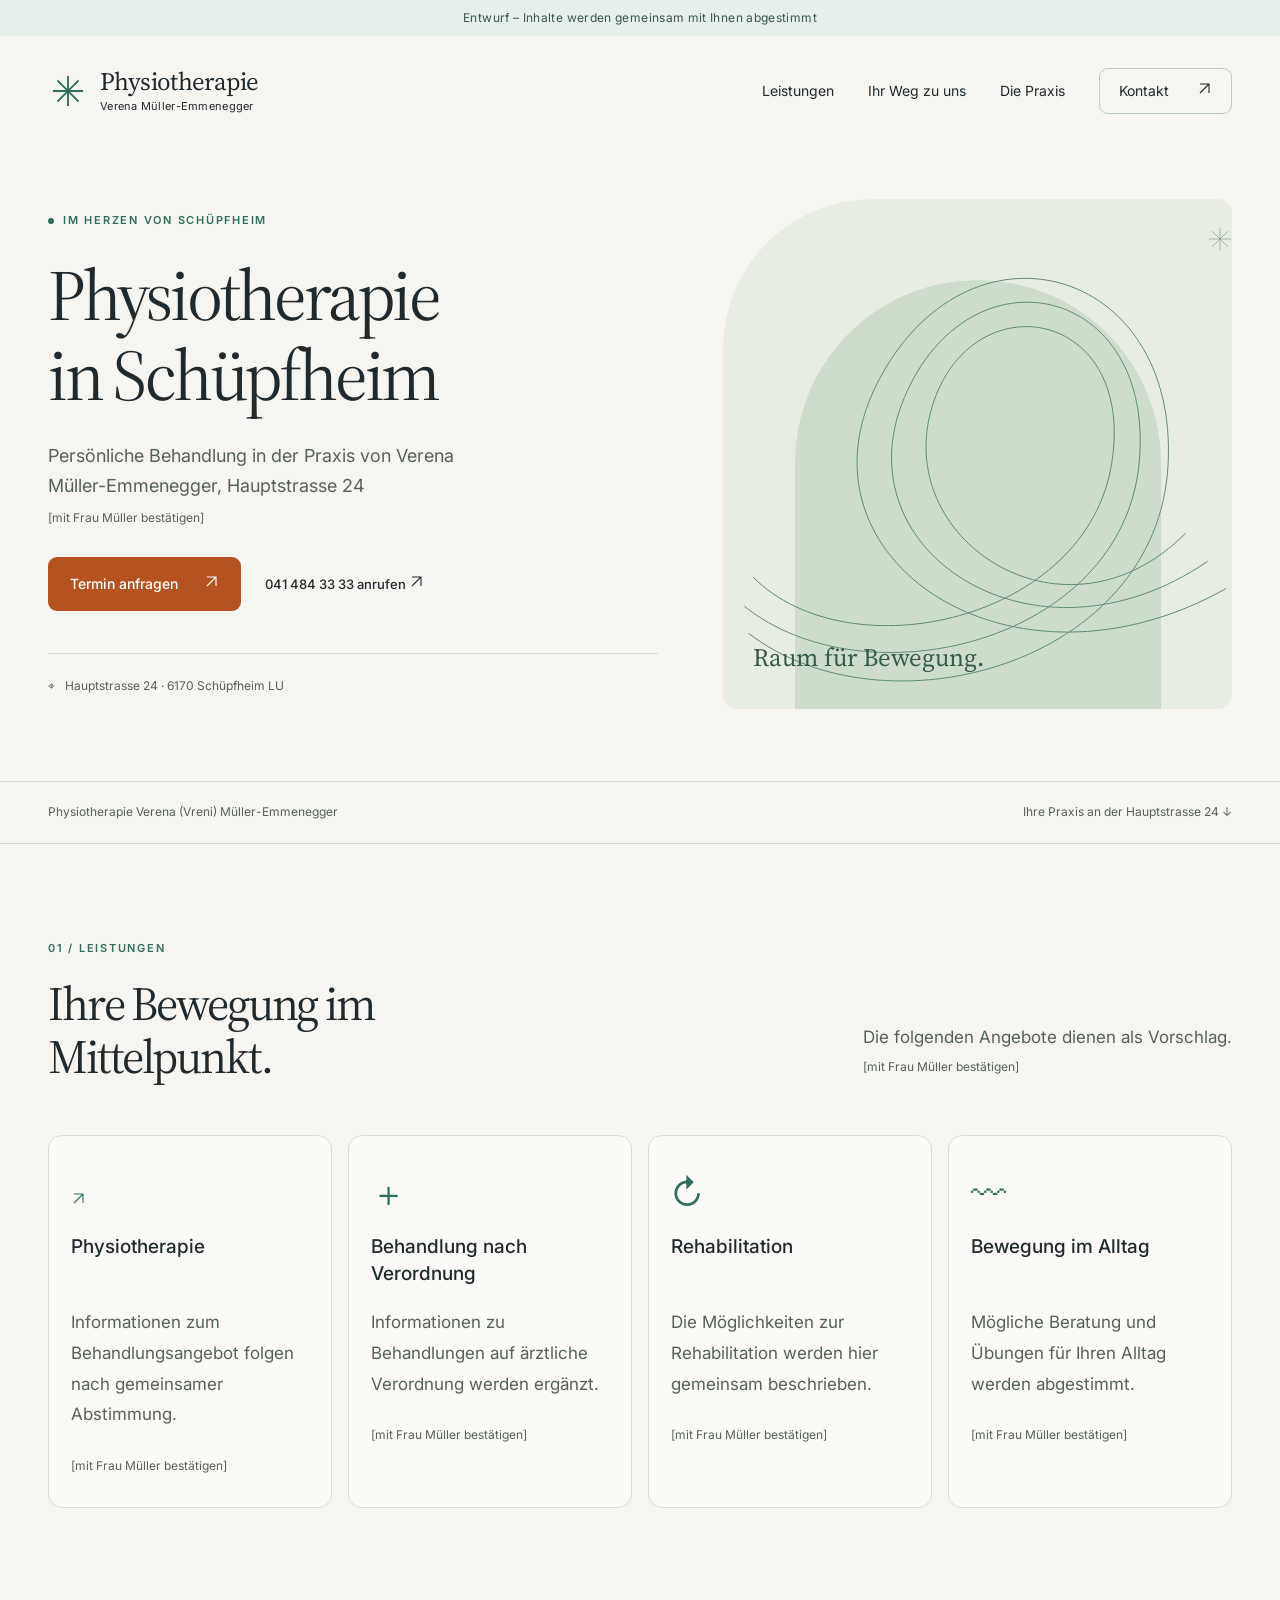
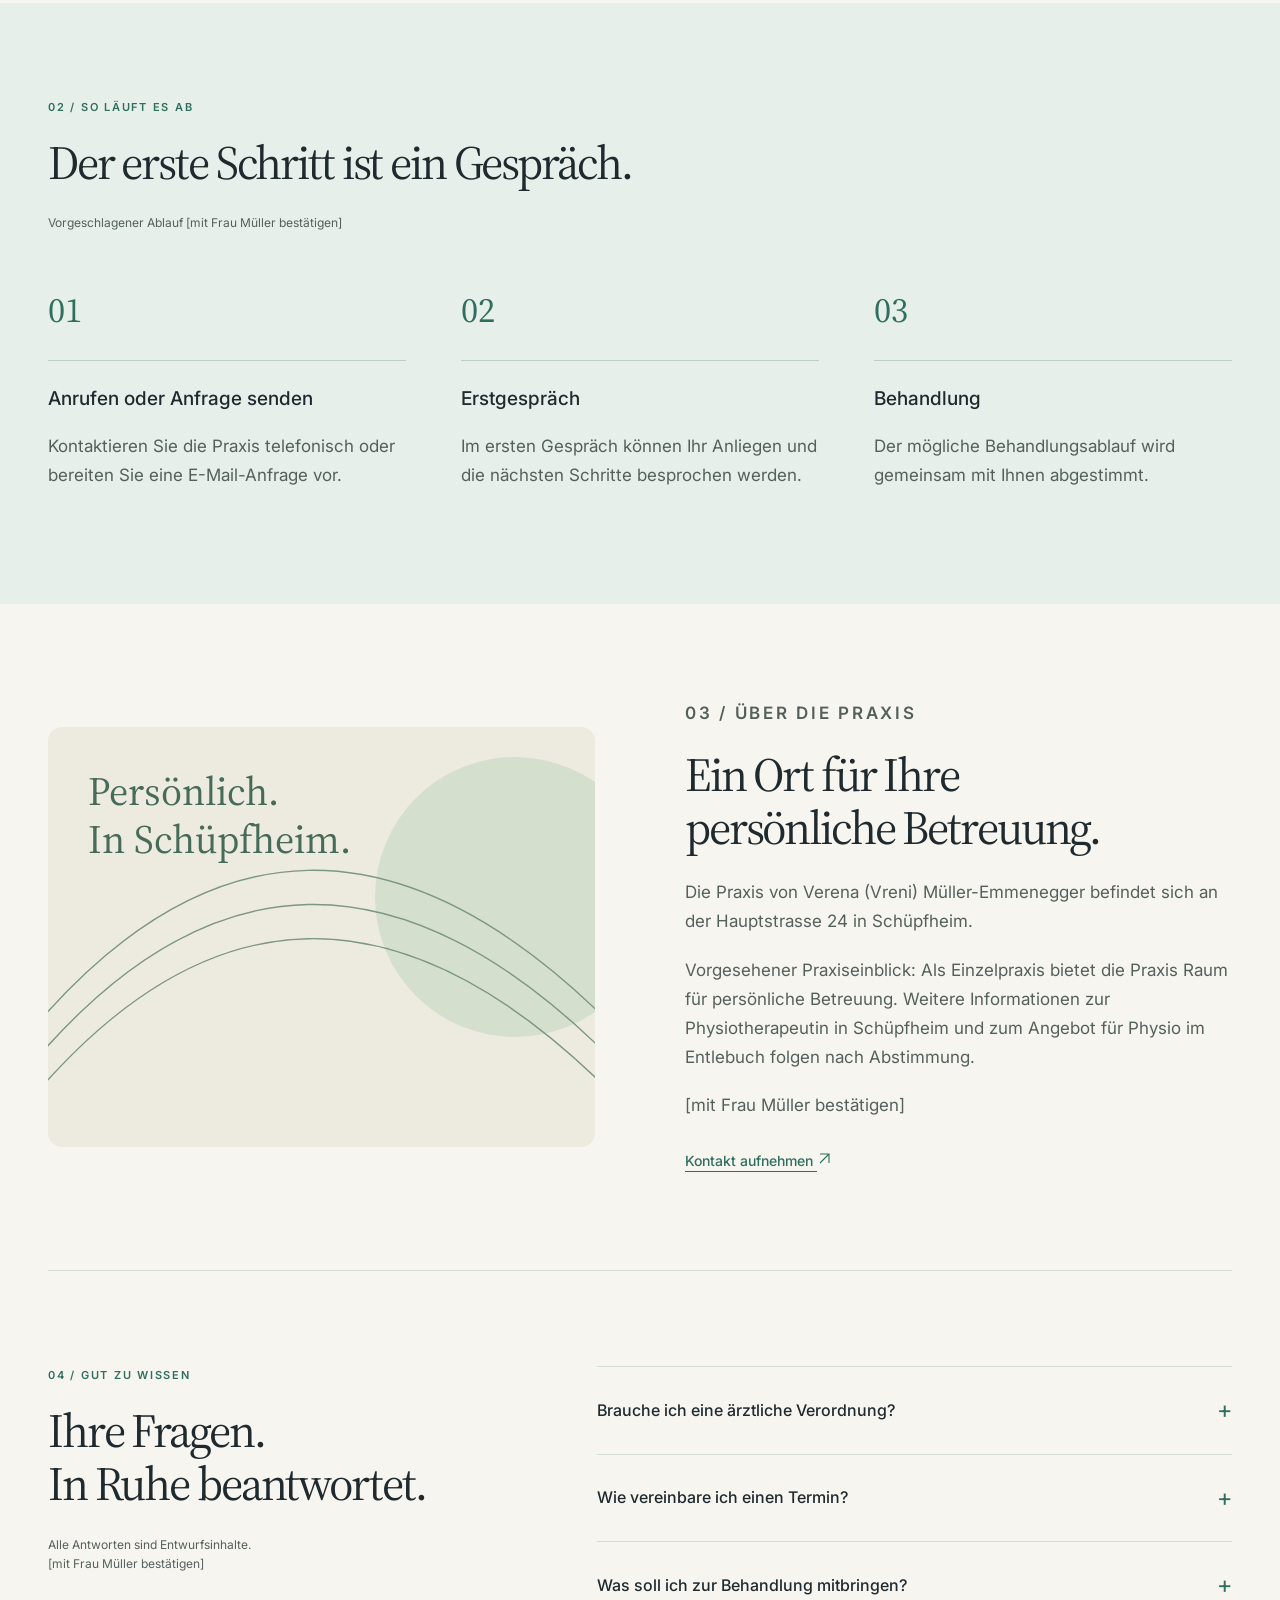
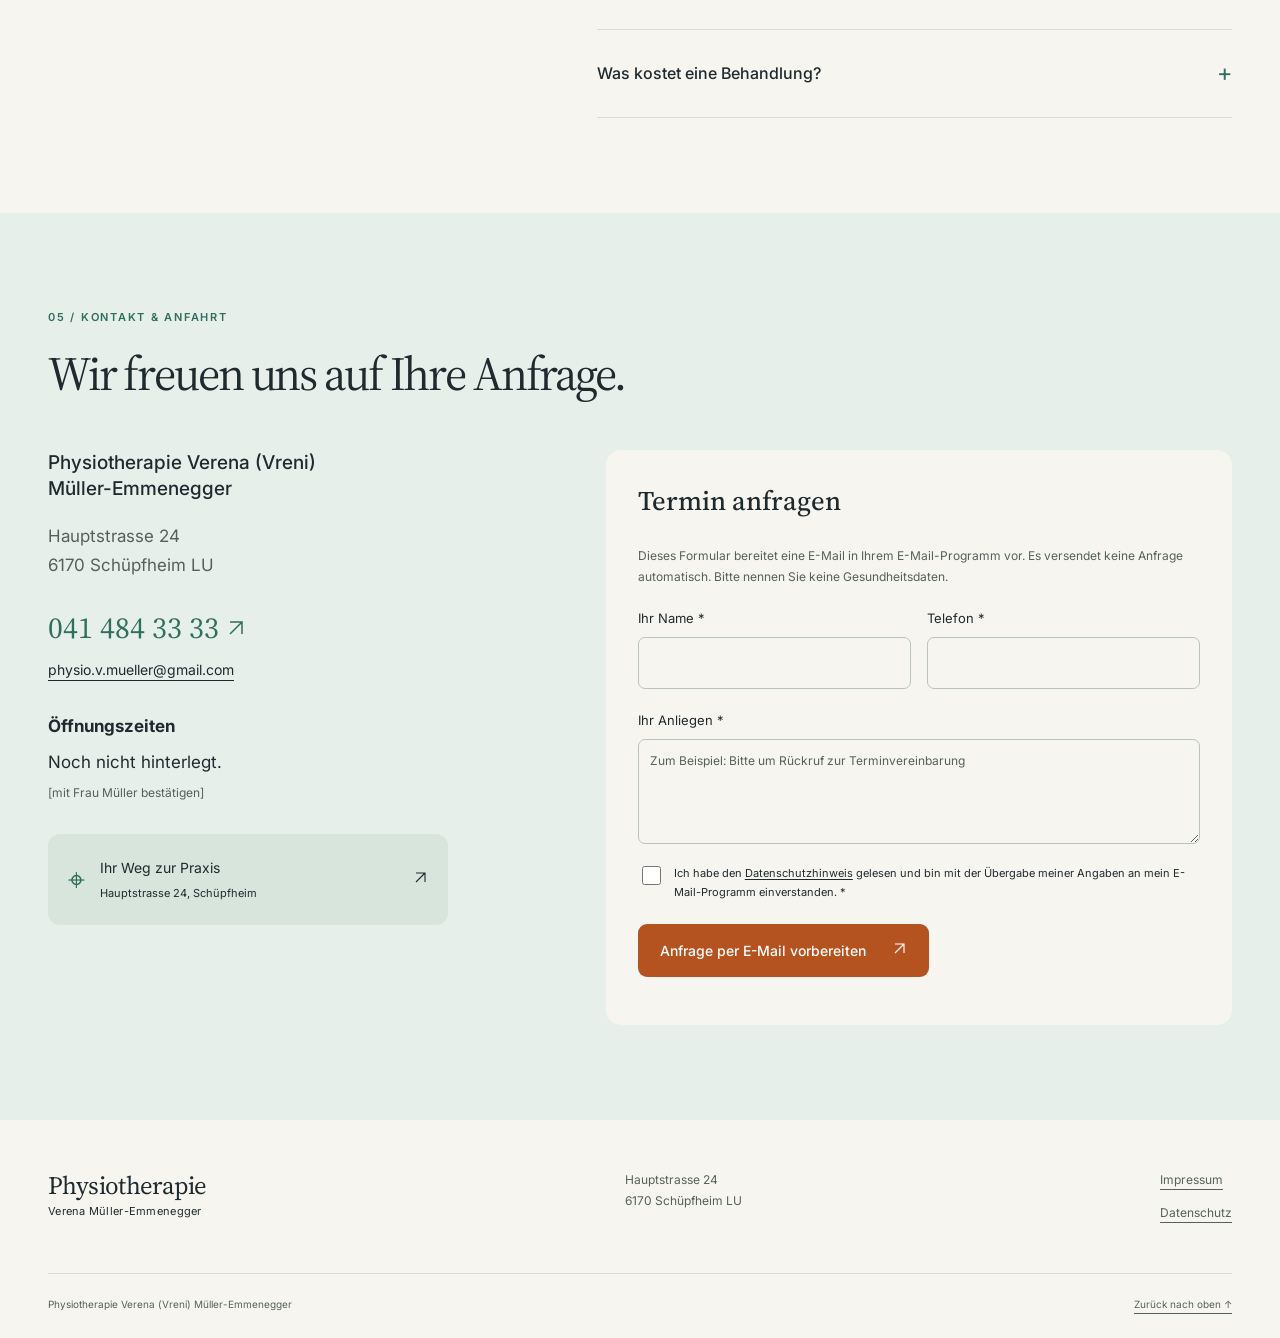
<file: index.html>
<!doctype html><html lang="de-CH"><head><meta charset="utf-8"><meta name="viewport" content="width=device-width,initial-scale=1"><title>Physiotherapie Schüpfheim | Verena Müller-Emmenegger</title><meta name="description" content="Physiotherapie in Schüpfheim: persönliche Behandlung an der Hauptstrasse 24. Rufen Sie an oder fragen Sie Ihren Termin online an."><link rel="canonical" href="https://localboostzs.github.io/physiovreni/"><meta property="og:title" content="Physiotherapie Schüpfheim | Verena Müller-Emmenegger"><meta property="og:description" content="Die Praxis an der Hauptstrasse 24 in Schüpfheim. Kontaktieren Sie Verena Müller-Emmenegger."><meta property="og:type" content="website"><meta property="og:locale" content="de_CH"><meta property="og:url" content="https://localboostzs.github.io/physiovreni/"><meta name="theme-color" content="#2F6F5E"><link rel="icon" href="./favicon.svg" type="image/svg+xml"><link rel="preconnect" href="https://fonts.googleapis.com"><link rel="preconnect" href="https://fonts.gstatic.com" crossorigin><link href="https://fonts.googleapis.com/css2?family=Inter:wght@400;500;600&family=Source+Serif+4:wght@400;500&display=swap" rel="stylesheet"><link rel="stylesheet" href="./style.css"><script type="application/ld+json">{"@context":"https://schema.org","@type":"LocalBusiness","name":"Physiotherapie Verena (Vreni) Müller-Emmenegger","address":{"@type":"PostalAddress","streetAddress":"Hauptstrasse 24","postalCode":"6170","addressLocality":"Schüpfheim","addressRegion":"LU","addressCountry":"CH"},"telephone":"041 484 33 33"}</script></head><body>
<!-- Entwurfsband: dieses Element entfernen, sobald alle Inhalte freigegeben sind. -->
<div class="draft">Entwurf – Inhalte werden gemeinsam mit Ihnen abgestimmt</div><a class="skip" href="#inhalt">Zum Inhalt</a><header><a class="brand" href="#"><span class="brand-icon" aria-hidden="true"><svg width="40" height="40" viewBox="0 0 64 64" fill="none" stroke="currentColor" stroke-width="3"><path d="M32 8v48M8 32h48M15 15l34 34M15 49l34-34"/></svg></span><span>Physiotherapie<span class="brand-sub">Verena Müller-Emmenegger</span></span></a><nav aria-label="Hauptnavigation"><div class="desktop-nav"><a href="#leistungen">Leistungen</a><a href="#ablauf">Ihr Weg zu uns</a><a href="#praxis">Die Praxis</a><a href="#kontakt" class="nav-contact">Kontakt <span aria-hidden="true"><svg width="15" height="15" viewBox="0 0 20 20" fill="none" stroke="currentColor" stroke-width="1.5" aria-hidden="true"><path d="M4 16L16 4M4 4h12v12"/></svg></span></a></div><details class="mobile-nav"><summary>Menü</summary><div><a href="#leistungen">Leistungen</a><a href="#ablauf">Ihr Weg zu uns</a><a href="#praxis">Die Praxis</a><a href="#faq">Häufige Fragen</a><a href="#kontakt">Kontakt</a></div></details></nav></header>
<main id="inhalt"><section class="hero wrap"><div class="hero-copy"><p class="eyebrow"><span></span> IM HERZEN VON SCHÜPFHEIM</p><h1>Physiotherapie<br>in Schüpfheim</h1><p class="hero-sub">Persönliche Behandlung in der Praxis von Verena Müller-Emmenegger, Hauptstrasse 24</p><p class="note">[mit Frau Müller bestätigen]</p><div class="hero-buttons"><a class="button" href="#kontakt">Termin anfragen <span aria-hidden="true"><svg width="15" height="15" viewBox="0 0 20 20" fill="none" stroke="currentColor" stroke-width="1.5" aria-hidden="true"><path d="M4 16L16 4M4 4h12v12"/></svg></span></a><a class="call-link" href="tel:0414843333">041 484 33 33 anrufen <span aria-hidden="true"><svg width="15" height="15" viewBox="0 0 20 20" fill="none" stroke="currentColor" stroke-width="1.5" aria-hidden="true"><path d="M4 16L16 4M4 4h12v12"/></svg></span></a></div><div class="hero-location"><span aria-hidden="true">⌖</span> Hauptstrasse 24 · 6170 Schüpfheim LU</div></div><div class="art" aria-hidden="true"><div class="art-arch"></div><svg viewBox="0 0 500 580"><path d="M-20 430C90 540 360 480 388 300S222 92 182 242s155 274 290 138"/><path d="M-30 463C108 574 399 505 419 301S226 50 152 226s150 320 345 186"/><path d="M-25 494C130 613 440 530 452 302S222 10 121 210s153 370 397 233"/></svg><span class="art-caption">Raum für Bewegung.</span><span class="art-star"><svg width="40" height="40" viewBox="0 0 64 64" fill="none" stroke="currentColor" stroke-width="3"><path d="M32 8v48M8 32h48M15 15l34 34M15 49l34-34"/></svg></span></div></section>
<div class="address-strip"><div class="wrap"><span>Physiotherapie Verena (Vreni) Müller-Emmenegger</span><a href="#kontakt">Ihre Praxis an der Hauptstrasse 24 <span aria-hidden="true">↓</span></a></div></div>
<section id="leistungen" class="wrap section"><div class="section-top"><div><p class="eyebrow">01 / LEISTUNGEN</p><h2>Ihre Bewegung im Mittelpunkt.</h2></div><p>Die folgenden Angebote dienen als Vorschlag.<br><span class="note">[mit Frau Müller bestätigen]</span></p></div><div class="cards">
<article class="card"><span class="line-icon" aria-hidden="true"><svg width="15" height="15" viewBox="0 0 20 20" fill="none" stroke="currentColor" stroke-width="1.5" aria-hidden="true"><path d="M4 16L16 4M4 4h12v12"/></svg></span><h3>Physiotherapie</h3><p>Informationen zum Behandlungsangebot folgen nach gemeinsamer Abstimmung.</p><span class="note">[mit Frau Müller bestätigen]</span></article><article class="card"><span class="line-icon" aria-hidden="true">＋</span><h3>Behandlung nach Verordnung</h3><p>Informationen zu Behandlungen auf ärztliche Verordnung werden ergänzt.</p><span class="note">[mit Frau Müller bestätigen]</span></article><article class="card"><span class="line-icon" aria-hidden="true">↻</span><h3>Rehabilitation</h3><p>Die Möglichkeiten zur Rehabilitation werden hier gemeinsam beschrieben.</p><span class="note">[mit Frau Müller bestätigen]</span></article><article class="card"><span class="line-icon" aria-hidden="true">〰</span><h3>Bewegung im Alltag</h3><p>Mögliche Beratung und Übungen für Ihren Alltag werden abgestimmt.</p><span class="note">[mit Frau Müller bestätigen]</span></article></div></section>
<section class="process" id="ablauf"><div class="wrap section"><p class="eyebrow">02 / SO LÄUFT ES AB</p><h2>Der erste Schritt ist ein Gespräch.</h2><p class="note">Vorgeschlagener Ablauf [mit Frau Müller bestätigen]</p><div class="steps"><article><span class="step-number">01</span><h3>Anrufen oder Anfrage senden</h3><p>Kontaktieren Sie die Praxis telefonisch oder bereiten Sie eine E-Mail-Anfrage vor.</p></article><article><span class="step-number">02</span><h3>Erstgespräch</h3><p>Im ersten Gespräch können Ihr Anliegen und die nächsten Schritte besprochen werden.</p></article><article><span class="step-number">03</span><h3>Behandlung</h3><p>Der mögliche Behandlungsablauf wird gemeinsam mit Ihnen abgestimmt.</p></article></div></div></section>
<section id="praxis" class="wrap section about"><div class="about-art" aria-hidden="true"><div class="circle"></div><span>Persönlich.<br>In Schüpfheim.</span><svg viewBox="0 0 400 300"><path d="M-40 250Q180 -50 440 240M-40 275Q180 -25 440 265M-40 300Q180 0 440 290"/></svg></div><div><p class="eyebrow">03 / ÜBER DIE PRAXIS</p><h2>Ein Ort für Ihre<br>persönliche Betreuung.</h2><p>Die Praxis von Verena (Vreni) Müller-Emmenegger befindet sich an der Hauptstrasse 24 in Schüpfheim.</p><p>Vorgesehener Praxiseinblick: Als Einzelpraxis bietet die Praxis Raum für persönliche Betreuung. Weitere Informationen zur Physiotherapeutin in Schüpfheim und zum Angebot für Physio im Entlebuch folgen nach Abstimmung.</p><p class="note">[mit Frau Müller bestätigen]</p><a class="text-link" href="#kontakt">Kontakt aufnehmen <span aria-hidden="true"><svg width="15" height="15" viewBox="0 0 20 20" fill="none" stroke="currentColor" stroke-width="1.5" aria-hidden="true"><path d="M4 16L16 4M4 4h12v12"/></svg></span></a></div></section>
<section id="faq" class="wrap section faq"><div><p class="eyebrow">04 / GUT ZU WISSEN</p><h2>Ihre Fragen.<br>In Ruhe beantwortet.</h2><p class="note">Alle Antworten sind Entwurfsinhalte.<br>[mit Frau Müller bestätigen]</p></div><div class="questions"><details><summary>Brauche ich eine ärztliche Verordnung?</summary><p>Die Informationen zu ärztlichen Verordnungen und zur Abrechnung werden mit Frau Müller abgestimmt. Bitte rufen Sie bei Fragen an.</p><p class="note">[mit Frau Müller bestätigen]</p></details><details><summary>Wie vereinbare ich einen Termin?</summary><p>Sie können unter 041 484 33 33 anrufen oder eine E-Mail-Anfrage vorbereiten. Die Terminvergabe und Verfügbarkeit werden noch abgestimmt.</p><p class="note">[mit Frau Müller bestätigen]</p></details><details><summary>Was soll ich zur Behandlung mitbringen?</summary><p>Welche Unterlagen und Kleidung sinnvoll sind, klären Sie bitte vor Ihrem Termin telefonisch.</p><p class="note">[mit Frau Müller bestätigen]</p></details><details><summary>Was kostet eine Behandlung?</summary><p>Preise und Angaben zur Kostenübernahme sind noch offen. Bitte fragen Sie direkt bei der Praxis nach.</p><p class="note">[mit Frau Müller bestätigen]</p></details></div></section>
<section id="kontakt" class="contact"><div class="wrap section"><p class="eyebrow">05 / KONTAKT & ANFAHRT</p><h2>Wir freuen uns auf Ihre Anfrage.</h2><div class="contact-grid"><div><h3>Physiotherapie Verena (Vreni)<br>Müller-Emmenegger</h3><address>Hauptstrasse 24<br>6170 Schüpfheim LU</address><a class="contact-phone" href="tel:0414843333">041 484 33 33 <svg width="15" height="15" viewBox="0 0 20 20" fill="none" stroke="currentColor" stroke-width="1.5" aria-hidden="true"><path d="M4 16L16 4M4 4h12v12"/></svg></a><a class="email" href="mailto:physio.v.mueller@gmail.com">physio.v.mueller@gmail.com</a><div class="hours"><strong>Öffnungszeiten</strong><p>Noch nicht hinterlegt.<br><span class="note">[mit Frau Müller bestätigen]</span></p></div><a class="map-card" href="https://www.google.com/maps/search/?api=1&query=Hauptstrasse%2024%2C%206170%20Sch%C3%BCpfheim" target="_blank" rel="noopener noreferrer"><span class="map-pin" aria-hidden="true">⌖</span><span>Ihr Weg zur Praxis<small>Hauptstrasse 24, Schüpfheim</small></span><span aria-hidden="true"><svg width="15" height="15" viewBox="0 0 20 20" fill="none" stroke="currentColor" stroke-width="1.5" aria-hidden="true"><path d="M4 16L16 4M4 4h12v12"/></svg></span></a></div><form id="contact-form"><h3>Termin anfragen</h3><p class="form-note">Dieses Formular bereitet eine E-Mail in Ihrem E-Mail-Programm vor. Es versendet keine Anfrage automatisch. Bitte nennen Sie keine Gesundheitsdaten.</p><div class="fields"><div><label for="name">Ihr Name *</label><input id="name" name="name" autocomplete="name" required maxlength="120"></div><div><label for="phone">Telefon *</label><input id="phone" name="phone" type="tel" autocomplete="tel" required maxlength="40"></div></div><label for="message">Ihr Anliegen *</label><textarea id="message" name="message" rows="3" required maxlength="1000" placeholder="Zum Beispiel: Bitte um Rückruf zur Terminvereinbarung"></textarea><label class="consent"><input type="checkbox" required><span>Ich habe den <a href="./datenschutz.html">Datenschutzhinweis</a> gelesen und bin mit der Übergabe meiner Angaben an mein E-Mail-Programm einverstanden. *</span></label><button class="button" type="submit">Anfrage per E-Mail vorbereiten <span aria-hidden="true"><svg width="15" height="15" viewBox="0 0 20 20" fill="none" stroke="currentColor" stroke-width="1.5" aria-hidden="true"><path d="M4 16L16 4M4 4h12v12"/></svg></span></button><p id="form-status" role="status"></p></form></div></div></section></main><footer class="wrap"><div class="footer-top"><div class="brand">Physiotherapie<span class="brand-sub">Verena Müller-Emmenegger</span></div><p>Hauptstrasse 24<br>6170 Schüpfheim LU</p><div><a href="./impressum.html">Impressum</a><a href="./datenschutz.html">Datenschutz</a></div></div><div class="footer-bottom"><span>Physiotherapie Verena (Vreni) Müller-Emmenegger</span><a href="#">Zurück nach oben ↑</a></div></footer><a class="mobile-call button" href="tel:0414843333">Jetzt anrufen · 041 484 33 33</a><script src="./script.js" defer></script></body></html>
</file>
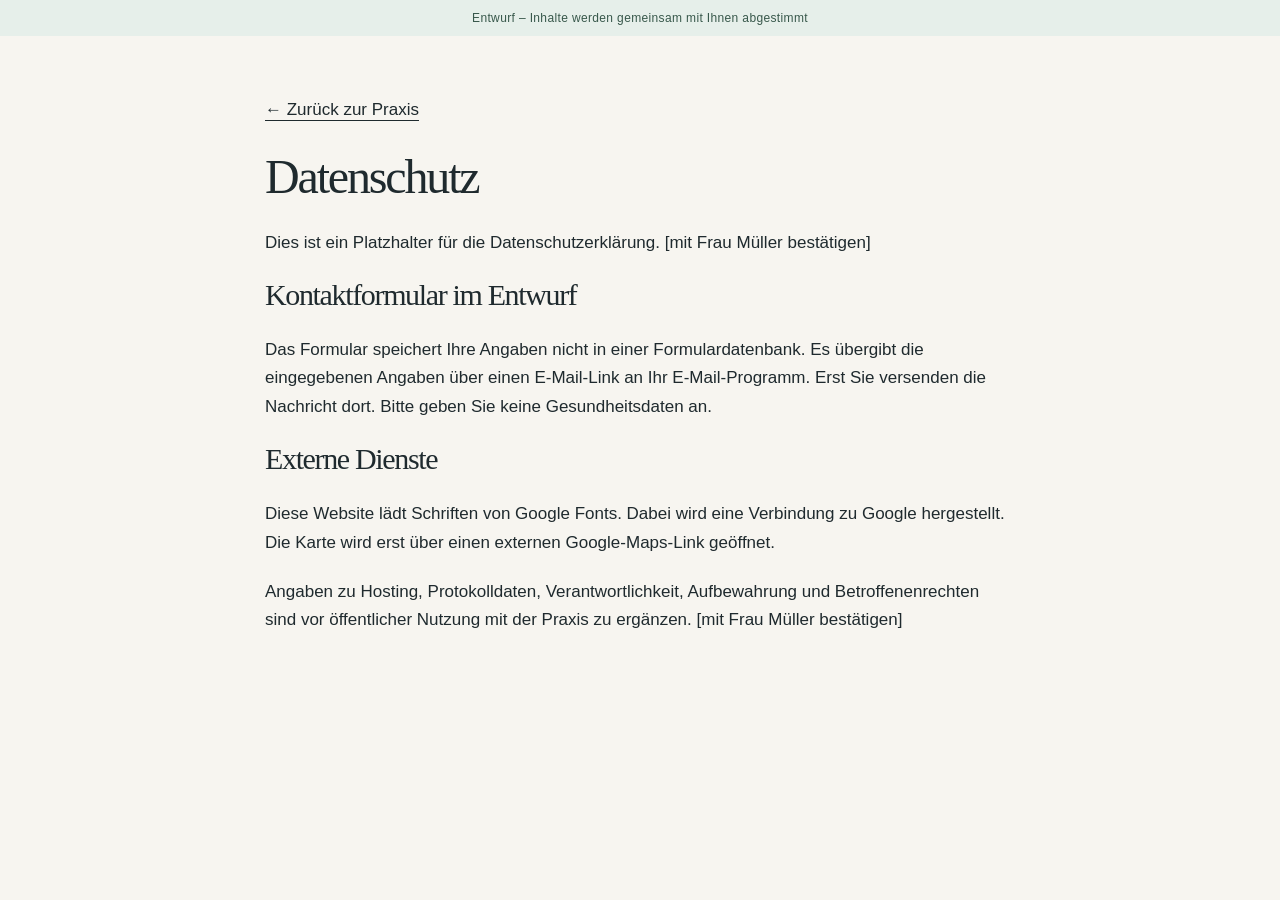
<file: datenschutz.html>
<!doctype html><html lang="de-CH"><head><meta charset="utf-8"><meta name="viewport" content="width=device-width,initial-scale=1"><meta name="robots" content="noindex"><title>Datenschutz | Physiotherapie Verena Müller-Emmenegger</title><link rel="stylesheet" href="./style.css"><link rel="icon" href="./favicon.svg"></head><body><div class="draft">Entwurf – Inhalte werden gemeinsam mit Ihnen abgestimmt</div><main class="legal"><a href="./">← Zurück zur Praxis</a><h1>Datenschutz</h1><p>Dies ist ein Platzhalter für die Datenschutzerklärung. [mit Frau Müller bestätigen]</p><h2>Kontaktformular im Entwurf</h2><p>Das Formular speichert Ihre Angaben nicht in einer Formulardatenbank. Es übergibt die eingegebenen Angaben über einen E-Mail-Link an Ihr E-Mail-Programm. Erst Sie versenden die Nachricht dort. Bitte geben Sie keine Gesundheitsdaten an.</p><h2>Externe Dienste</h2><p>Diese Website lädt Schriften von Google Fonts. Dabei wird eine Verbindung zu Google hergestellt. Die Karte wird erst über einen externen Google-Maps-Link geöffnet.</p><p>Angaben zu Hosting, Protokolldaten, Verantwortlichkeit, Aufbewahrung und Betroffenenrechten sind vor öffentlicher Nutzung mit der Praxis zu ergänzen. [mit Frau Müller bestätigen]</p></main></body></html>
</file>
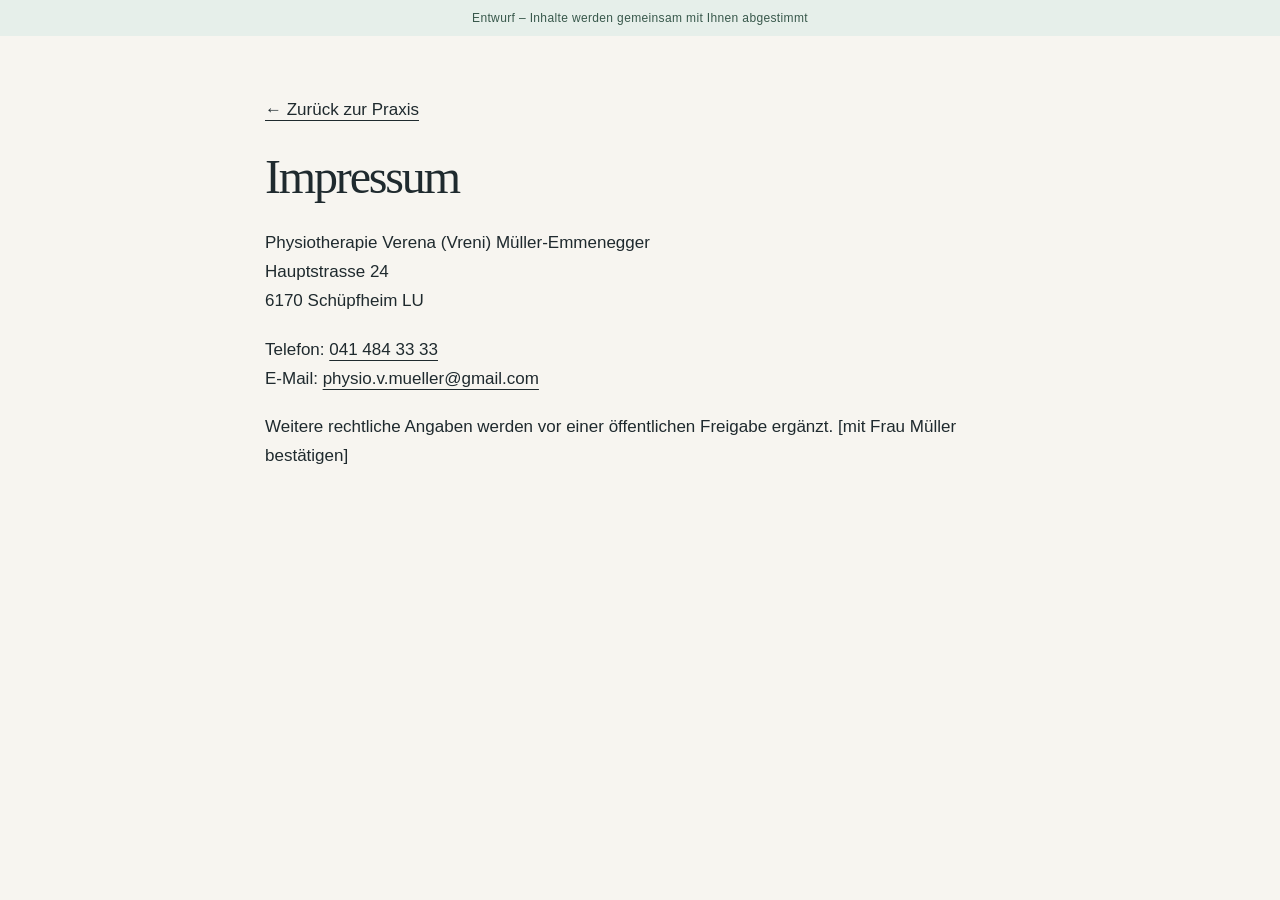
<file: impressum.html>
<!doctype html><html lang="de-CH"><head><meta charset="utf-8"><meta name="viewport" content="width=device-width,initial-scale=1"><meta name="robots" content="noindex"><title>Impressum | Physiotherapie Verena Müller-Emmenegger</title><link rel="stylesheet" href="./style.css"><link rel="icon" href="./favicon.svg"></head><body><div class="draft">Entwurf – Inhalte werden gemeinsam mit Ihnen abgestimmt</div><main class="legal"><a href="./">← Zurück zur Praxis</a><h1>Impressum</h1><p>Physiotherapie Verena (Vreni) Müller-Emmenegger<br>Hauptstrasse 24<br>6170 Schüpfheim LU</p><p>Telefon: <a href="tel:0414843333">041 484 33 33</a><br>E-Mail: <a href="mailto:physio.v.mueller@gmail.com">physio.v.mueller@gmail.com</a></p><p>Weitere rechtliche Angaben werden vor einer öffentlichen Freigabe ergänzt. [mit Frau Müller bestätigen]</p></main></body></html>
</file>
<file: style.css>
:root{--green:#2f6f5e;--paper:#f7f5f0;--sage:#e6efea;--ink:#1f2a2e;--rust:#b4531f;--muted:#54615b;--line:#d4ddd6}*{box-sizing:border-box}html{scroll-padding-top:110px}body{margin:0;background:var(--paper);color:var(--ink);font:17px/1.7 Inter,Arial,sans-serif}a{color:inherit;text-underline-offset:5px}button,input,textarea{font:inherit}a,button,summary{-webkit-tap-highlight-color:transparent}a:focus-visible,button:focus-visible,input:focus-visible,textarea:focus-visible,summary:focus-visible{outline:3px solid var(--rust);outline-offset:5px}h1,h2,h3,p{margin-top:0}h1,h2{font-family:'Source Serif 4',Georgia,serif;font-weight:400;letter-spacing:-.045em;line-height:1.12}h1{font-size:clamp(46px,5.6vw,80px);margin:25px 0}h2{font-size:clamp(36px,3.7vw,50px);margin-bottom:24px}h3{font-size:19px;line-height:1.4;font-weight:500}p{margin-bottom:20px}.wrap{width:min(1200px,calc(100% - 96px));margin:auto}.draft{text-align:center;background:var(--sage);color:#38584b;padding:8px 20px;font-size:12px;letter-spacing:.03em}header{height:110px;max-width:1392px;padding:0 48px;margin:auto;display:flex;align-items:center;justify-content:space-between;gap:30px}.brand{display:flex;align-items:center;gap:12px;text-decoration:none;font-family:'Source Serif 4',Georgia,serif;font-size:25px;line-height:1.25;letter-spacing:-.025em}.brand-icon{font-family:serif;color:var(--green);font-size:48px;font-weight:400}.brand-sub{display:block;font:11px/1.8 Inter,Arial,sans-serif;letter-spacing:.025em}.desktop-nav{display:flex;align-items:center;gap:34px;font-size:14px}.desktop-nav a{text-decoration:none;padding:12px 0}.desktop-nav .nav-contact{border:1px solid #bccbc1;border-radius:9px;padding:10px 19px;display:flex;gap:28px}.mobile-nav{display:none}.hero{display:grid;grid-template-columns:1.2fr 1fr;gap:65px;padding-top:45px;padding-bottom:65px;align-items:center}.hero-copy{padding:20px 0}.eyebrow{font-size:11px;letter-spacing:.16em;font-weight:600;color:var(--green);margin-bottom:20px;display:flex;align-items:center;gap:9px}.eyebrow span{width:6px;height:6px;background:var(--green);border-radius:50%}.hero-sub{max-width:450px;color:var(--muted);font-size:18px;margin-bottom:6px}.note{font-size:12px;line-height:1.6;color:var(--muted)}.hero-buttons{display:flex;align-items:center;flex-wrap:wrap;gap:24px;margin-top:30px}.button{display:inline-flex;align-items:center;justify-content:center;gap:26px;background:var(--rust);border:0;border-radius:9px;color:#fff;padding:15px 22px;text-decoration:none;font-size:14px;font-weight:500;cursor:pointer;min-height:50px;transition:background .15s}.button:hover{background:#903f16}.call-link{font-size:13px;font-weight:500;padding:12px 0;text-decoration:none}.hero-location{display:flex;gap:10px;border-top:1px solid var(--line);padding-top:22px;margin-top:42px;font-size:12px;color:var(--muted)}.art{height:510px;background:#e8ede4;border-radius:150px 14px 14px 14px;position:relative;overflow:hidden}.art-arch{position:absolute;width:72%;height:84%;bottom:0;left:14%;border-radius:220px 220px 0 0;background:#cedccc}.art svg{position:absolute;width:115%;height:100%;left:-5%;top:0;fill:none;stroke:#5b8975;stroke-width:1.1}.art-caption{position:absolute;bottom:30px;left:30px;font-family:'Source Serif 4',Georgia,serif;font-size:25px;color:#355a49}.art-star{position:absolute;right:27px;top:25px;color:var(--green);font-size:34px}.address-strip{border-top:1px solid var(--line);border-bottom:1px solid var(--line);font-size:12px;color:var(--muted)}.address-strip .wrap{display:flex;justify-content:space-between;gap:25px;padding-top:20px;padding-bottom:20px}.address-strip a{text-decoration:none}.section{padding-top:95px;padding-bottom:95px}.section-top{display:flex;align-items:flex-end;justify-content:space-between;gap:40px;margin-bottom:28px}.section-top h2{max-width:500px}.section-top>p{font-size:14px;color:var(--muted);margin-bottom:27px}.cards{display:grid;grid-template-columns:repeat(4,1fr);gap:16px}.card{border:1px solid var(--line);border-radius:14px;padding:28px 22px;background:#fbfaf6;transition:border-color .15s,background .15s}.card:hover{border-color:var(--green);background:var(--sage)}.line-icon{display:block;color:var(--green);font-size:35px;height:70px;font-weight:400}.card h3{min-height:54px}.card p{font-size:14px;color:var(--muted);line-height:1.8}.card .note{font-size:10px}.process{background:var(--sage)}.steps{display:grid;grid-template-columns:repeat(3,1fr);gap:55px;margin-top:48px}.step-number{font-family:'Source Serif 4',Georgia,serif;font-size:35px;color:var(--green);display:block;border-bottom:1px solid #bdcfc4;margin-bottom:25px;padding-bottom:20px}.steps p{font-size:15px;color:var(--muted)}.about{display:grid;grid-template-columns:1fr 1fr;gap:90px;align-items:center}.about-art{height:420px;border-radius:14px;background:#edeae0;position:relative;overflow:hidden;padding:40px}.about-art span{position:relative;font:40px/1.2 'Source Serif 4',Georgia,serif;color:#466b58}.circle{width:280px;height:280px;border-radius:50%;background:#d4dfce;position:absolute;right:-60px;top:30px}.about-art svg{position:absolute;bottom:0;left:0;width:100%;fill:none;stroke:#7c9782;stroke-width:1}.about p{font-size:15px;color:var(--muted)}.text-link{display:inline-block;color:var(--green);font-size:14px;font-weight:500;margin-top:10px}.faq{border-top:1px solid var(--line);display:grid;grid-template-columns:.85fr 1.15fr;gap:80px}.questions details{border-bottom:1px solid var(--line)}.questions details:first-child{border-top:1px solid var(--line)}summary{cursor:pointer;list-style:none}.questions summary{font-size:16px;font-weight:500;display:flex;align-items:center;justify-content:space-between;gap:20px;padding:23px 0}.questions summary:after{content:'+';color:var(--green);font-size:24px;font-weight:400}.questions details[open] summary:after{content:'−'}summary::-webkit-details-marker{display:none}.questions p{font-size:15px;color:var(--muted);padding-right:28px}.contact{background:var(--sage)}.contact-grid{display:grid;grid-template-columns:.85fr 1.15fr;gap:95px;margin-top:50px}address{font-style:normal;color:var(--muted);font-size:15px;margin-bottom:25px}.contact-phone{display:block;font:30px/1.5 'Source Serif 4',Georgia,serif;color:var(--green);text-decoration:none}.email{display:inline-block;font-size:14px;margin-top:8px;overflow-wrap:anywhere}.hours{margin:28px 0;font-size:14px}.hours p{margin-top:8px}.map-card{display:flex;align-items:center;gap:15px;background:#d8e5dc;border-radius:12px;padding:20px;text-decoration:none;font-size:14px;max-width:400px}.map-card small{display:block;font-size:11px;margin-top:4px}.map-card>span:last-child{margin-left:auto}.map-pin{font-size:30px;color:var(--green)}form{background:var(--paper);padding:32px;border-radius:15px}form h3{font-family:'Source Serif 4',Georgia,serif;font-size:27px}.form-note{font-size:12px;color:var(--muted)}label{display:block;font-size:13px;margin-bottom:8px}input:not([type=checkbox]),textarea{display:block;background:transparent;border:1px solid #b8c5bc;border-radius:7px;padding:11px;width:100%;min-height:48px;margin:8px 0 20px;color:var(--ink);font-size:16px}.fields{display:grid;grid-template-columns:1fr 1fr;gap:16px}textarea{resize:vertical}textarea::placeholder{font-size:12px;color:var(--muted)}.consent{display:flex;align-items:flex-start;gap:10px;font-size:11px;line-height:1.7;margin:8px 0 22px}.consent input{accent-color:var(--green);min-width:19px;height:19px;margin-top:2px}.consent a{text-underline-offset:2px}#form-status{font-size:13px;margin-top:16px;margin-bottom:0}footer{padding-top:50px;padding-bottom:25px}.footer-top{display:flex;justify-content:space-between;align-items:flex-start;gap:30px;margin-bottom:38px}.footer-top .brand{display:block}.footer-top p,.footer-top a{font-size:12px;color:var(--muted)}.footer-top a{display:block;margin-bottom:12px}.footer-bottom{display:flex;justify-content:space-between;gap:30px;border-top:1px solid var(--line);padding-top:22px;font-size:10px;color:var(--muted)}.mobile-call{display:none}.skip{position:fixed;top:-100px;left:20px;z-index:30;background:white;padding:15px}.skip:focus{top:10px}.legal{max-width:800px;margin:60px auto;padding:0 25px}.legal h1{font-size:48px}.legal h2{font-size:30px}.legal p{font-size:17px}
@media(min-width:1450px){.hero{padding-top:65px;padding-bottom:85px}.art{height:560px}}@media(max-width:1050px){.wrap{width:calc(100% - 56px)}header{padding:0 28px}.desktop-nav{gap:22px}.hero{gap:30px}.art{height:470px}.hero-buttons{gap:10px}.cards{grid-template-columns:repeat(2,1fr)}.card h3{min-height:0}.about,.faq,.contact-grid{gap:40px}.section-top>p{max-width:280px}}
@media(max-width:700px){body{font-size:17px}.wrap{width:calc(100% - 40px)}.draft{font-size:10px;padding:8px 12px}header{height:90px;padding:0 20px;position:relative;z-index:5}.brand{font-size:21px}.brand-sub{font-size:9px}.brand-icon{font-size:38px}.desktop-nav{display:none}.mobile-nav{display:block;font-size:14px}.mobile-nav summary{padding:12px;border:1px solid var(--line);border-radius:8px}.mobile-nav>div{position:absolute;top:78px;left:20px;right:20px;background:var(--paper);padding:15px 20px;box-shadow:0 8px 20px #1f2a2e15;border:1px solid var(--line);border-radius:12px}.mobile-nav a{display:block;padding:12px;text-decoration:none}.hero{grid-template-columns:1fr;gap:20px;padding-top:15px;padding-bottom:35px}.hero-copy{padding:20px 0 0}h1{font-size:49px}.eyebrow{font-size:10px}.hero-sub{font-size:17px}.hero-buttons{margin-top:25px;gap:12px}.call-link{font-size:13px}.hero-location{margin-top:25px;padding-top:18px;font-size:11px}.art{height:310px;border-radius:100px 14px 14px 14px}.art svg{width:100%;height:auto;top:-160px}.art-caption{font-size:24px}.address-strip .wrap{display:block;font-size:11px;padding:17px 0}.address-strip a{display:block;margin-top:6px}.section{padding-top:60px;padding-bottom:60px}.section-top{display:block}.section-top>p{max-width:none}.cards{grid-template-columns:1fr;gap:12px}.card{padding:24px}.line-icon{height:55px}.card p{font-size:17px}.card .note{font-size:12px}.card h3{font-size:21px}.steps{grid-template-columns:1fr;gap:26px;margin-top:30px}.step-number{padding-bottom:10px;margin-bottom:18px}.steps p,.about p,.questions p{font-size:17px}.about,.faq,.contact-grid{grid-template-columns:1fr;gap:35px}.about-art{height:300px;padding:30px}.about-art span{font-size:35px}.faq{gap:15px}.questions summary{font-size:17px}.contact-grid{margin-top:35px}form{padding:24px 20px}.fields{grid-template-columns:1fr;gap:0}.button{font-size:14px}.consent{font-size:12px}.form-note{font-size:13px}.contact-phone{font-size:32px}.footer-top{flex-direction:column;gap:18px}.footer-top>div:last-child{display:flex;gap:25px}.footer-bottom{flex-direction:column;gap:10px}footer{padding-bottom:110px}.mobile-call{display:flex;position:fixed;z-index:10;bottom:14px;left:20px;right:20px;box-shadow:0 5px 22px #64321830;padding:14px;min-height:52px}h2{font-size:37px}}
@media(prefers-reduced-motion:reduce){*{transition:none!important;scroll-behavior:auto!important}}
.card p,.steps p,.about p,.questions p,address,.hours,.section-top>p{font-size:17px}.card .note{font-size:12px}.art-star svg{width:30px;height:30px}.contact-phone svg{width:20px;height:20px}.brand-icon{line-height:0}.legal{padding-bottom:50px}
</file>
